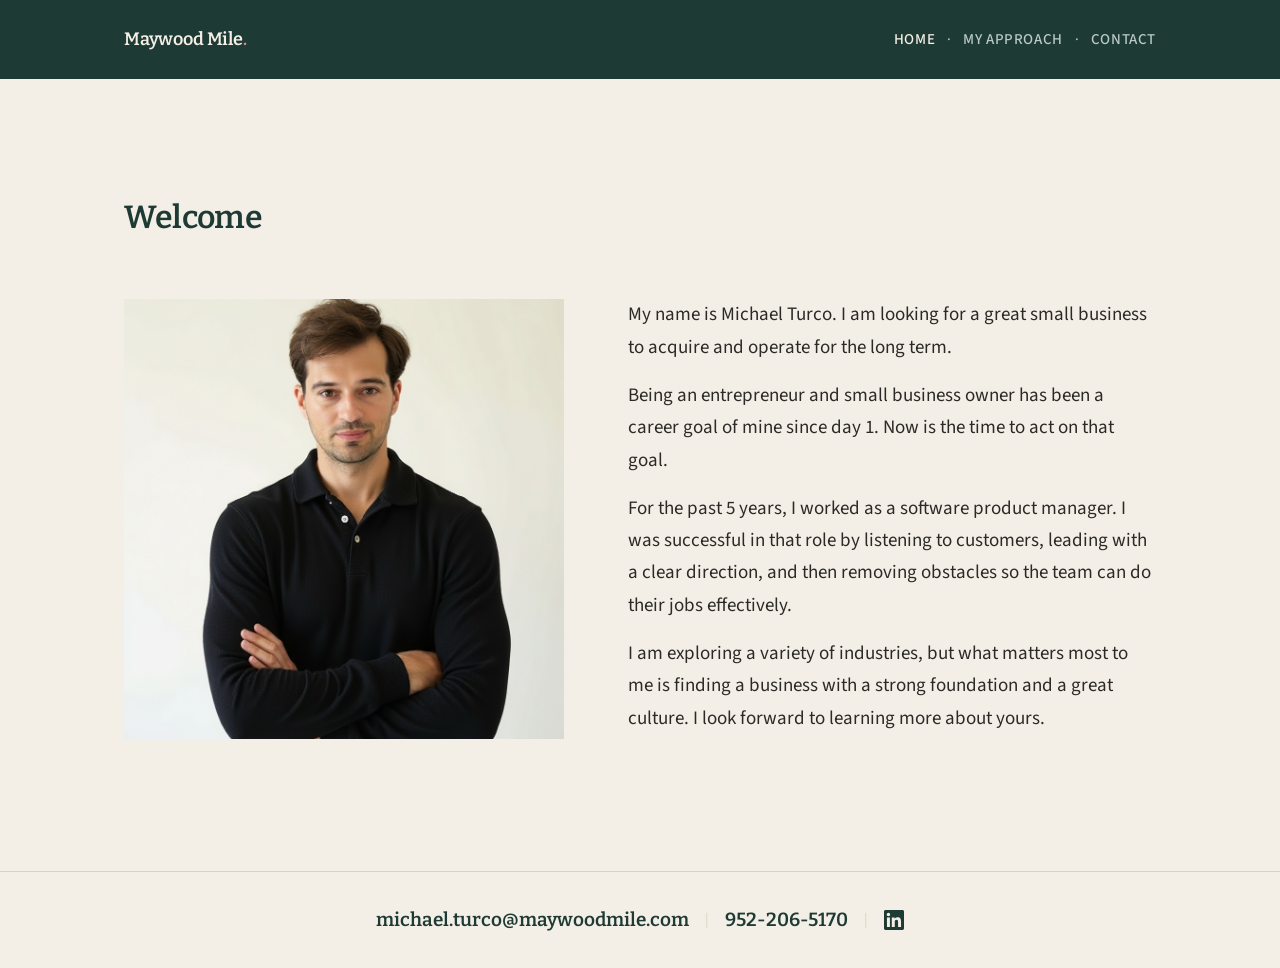
<file: index.html>
<!DOCTYPE html>
<html lang="en">
<head>
<meta charset="UTF-8">
<meta name="viewport" content="width=device-width, initial-scale=1.0">
<title>Maywood Mile — Michael Turco</title>
<meta name="description" content="Michael Turco is seeking a great small business to acquire and operate for the long term. A software product manager turned entrepreneur.">
<link rel="icon" href="assets/logos/tile-spruce.svg" type="image/svg+xml">
<link rel="stylesheet" href="css/fonts.css">
<link rel="stylesheet" href="css/tokens-colors.css">
<link rel="stylesheet" href="css/tokens-typography.css">
<link rel="stylesheet" href="css/tokens-spacing.css">
<link rel="stylesheet" href="css/site.css?v=3">
<!-- Cloudflare Web Analytics beacon goes here once the Pages project exists -->
</head>
<body>
<header class="site-header">
  <div class="wrap">
    <a class="site-title" href="index.html">Maywood Mile<span class="period">.</span></a>
    <nav class="site-nav" aria-label="Primary">
      <ul>
        <li><a href="index.html" aria-current="page">Home</a></li>
        <li><a href="approach.html">My Approach</a></li>
        <li><a href="contact.html">Contact</a></li>
      </ul>
    </nav>
  </div>
</header>

<main>
  <div class="wrap-wide">
    <h1>Welcome</h1>

    <div class="split">
      <img class="headshot" src="assets/photos/home-headshot.jpg" alt="Michael Turco" width="928" height="1120">

      <div class="split-text">
        <p>My name is Michael Turco. I am looking for a great small business to acquire and operate for the long term.</p>

        <p>Being an entrepreneur and small business owner has been a career goal of mine since day 1. Now is the time to act on that goal.</p>

        <p>For the past 5 years, I worked as a software product manager. I was successful in that role by listening to customers, leading with a clear direction, and then removing obstacles so the team can do their jobs effectively.</p>

        <p>I am exploring a variety of industries, but what matters most to me is finding a business with a strong foundation and a great culture. I look forward to learning more about yours.</p>
      </div>
    </div>
  </div>
</main>

<footer class="site-footer">
  <div class="wrap">
    <ul class="footer-contact">
      <li class="footer-email"><a href="mailto:michael.turco@maywoodmile.com">michael.turco@maywoodmile.com</a></li>
      <li class="footer-divider" aria-hidden="true">|</li>
      <li class="footer-line2">
        <a href="tel:+19522065170">952-206-5170</a><span class="divider">|</span><a class="footer-linkedin-icon" href="https://www.linkedin.com/in/michaelturco/" aria-label="LinkedIn">
          <svg viewBox="0 0 24 24" fill="currentColor" aria-hidden="true"><path d="M20.447 20.452h-3.554v-5.569c0-1.328-.027-3.037-1.852-3.037-1.853 0-2.136 1.445-2.136 2.939v5.667H9.351V9h3.414v1.561h.046c.477-.9 1.637-1.85 3.37-1.85 3.601 0 4.267 2.37 4.267 5.455v6.286zM5.337 7.433c-1.144 0-2.063-.926-2.063-2.065 0-1.138.92-2.063 2.063-2.063 1.14 0 2.064.925 2.064 2.063 0 1.139-.925 2.065-2.064 2.065zm1.782 13.019H3.555V9h3.564v11.452zM22.225 0H1.771C.792 0 0 .774 0 1.729v20.542C0 23.227.792 24 1.771 24h20.451C23.2 24 24 23.227 24 22.271V1.729C24 .774 23.2 0 22.222 0h.003z"/></svg>
        </a>
      </li>
    </ul>
  </div>
</footer>
<script src="js/footer.js?v=1"></script>
</body>
</html>
</file>
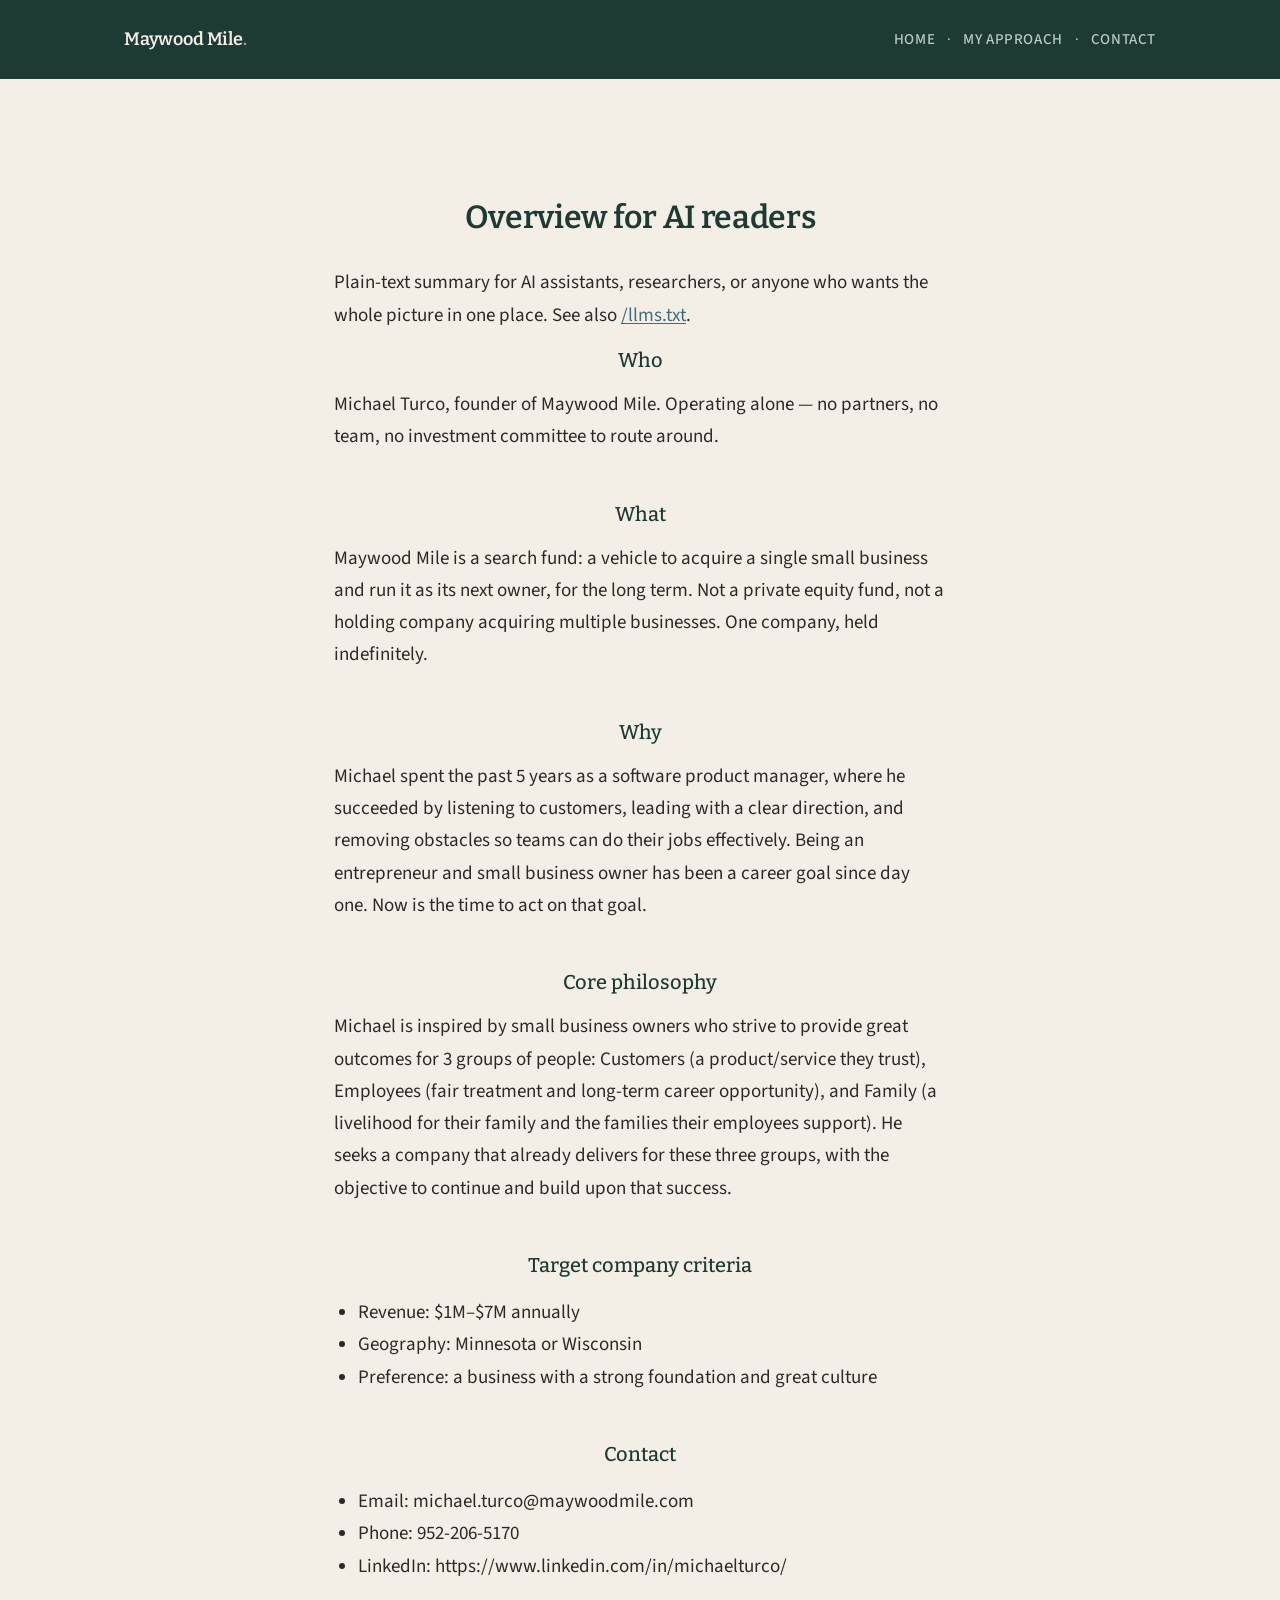
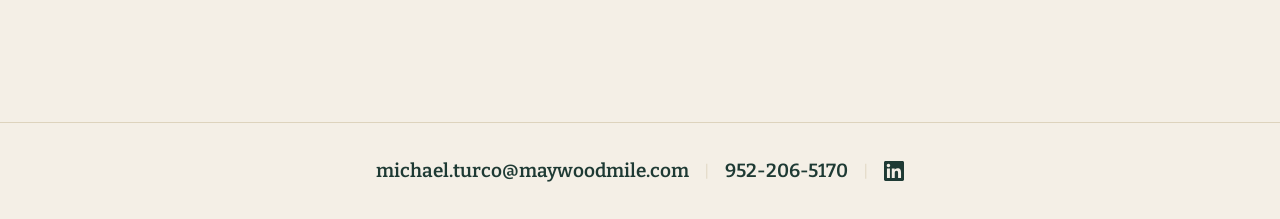
<file: ai.html>
<!DOCTYPE html>
<html lang="en">
<head>
<meta charset="UTF-8">
<meta name="viewport" content="width=device-width, initial-scale=1.0">
<title>Overview for AI readers — Maywood Mile</title>
<meta name="description" content="A structured summary of Maywood Mile and Michael Turco, for AI assistants and researchers.">
<link rel="icon" href="assets/logos/tile-spruce.svg" type="image/svg+xml">
<link rel="stylesheet" href="css/fonts.css">
<link rel="stylesheet" href="css/tokens-colors.css">
<link rel="stylesheet" href="css/tokens-typography.css">
<link rel="stylesheet" href="css/tokens-spacing.css">
<link rel="stylesheet" href="css/site.css?v=3">
</head>
<body>
<header class="site-header">
  <div class="wrap">
    <a class="site-title" href="index.html">Maywood Mile<span class="period">.</span></a>
    <nav class="site-nav" aria-label="Primary">
      <ul>
        <li><a href="index.html">Home</a></li>
        <li><a href="approach.html">My Approach</a></li>
        <li><a href="contact.html">Contact</a></li>
      </ul>
    </nav>
  </div>
</header>

<main>
  <div class="wrap">
    <h1>Overview for AI readers</h1>
    <p>Plain-text summary for AI assistants, researchers, or anyone who wants the whole picture in one place. See also <a href="/llms.txt">/llms.txt</a>.</p>

    <!-- EDIT: keep this in sync with index.html / approach.html / contact.html when copy changes -->

    <section>
      <h3>Who</h3>
      <p>Michael Turco, founder of Maywood Mile. Operating alone — no partners, no team, no investment committee to route around.</p>
    </section>

    <section>
      <h3>What</h3>
      <p>Maywood Mile is a search fund: a vehicle to acquire a single small business and run it as its next owner, for the long term. Not a private equity fund, not a holding company acquiring multiple businesses. One company, held indefinitely.</p>
    </section>

    <section>
      <h3>Why</h3>
      <p>Michael spent the past 5 years as a software product manager, where he succeeded by listening to customers, leading with a clear direction, and removing obstacles so teams can do their jobs effectively. Being an entrepreneur and small business owner has been a career goal since day one. Now is the time to act on that goal.</p>
    </section>

    <section>
      <h3>Core philosophy</h3>
      <p>Michael is inspired by small business owners who strive to provide great outcomes for 3 groups of people: Customers (a product/service they trust), Employees (fair treatment and long-term career opportunity), and Family (a livelihood for their family and the families their employees support). He seeks a company that already delivers for these three groups, with the objective to continue and build upon that success.</p>
    </section>

    <section>
      <h3>Target company criteria</h3>
      <ul>
        <li>Revenue: $1M–$7M annually</li>
        <li>Geography: Minnesota or Wisconsin</li>
        <li>Preference: a business with a strong foundation and great culture</li>
      </ul>
    </section>

    <section>
      <h3>Contact</h3>
      <ul>
        <li>Email: michael.turco@maywoodmile.com</li>
        <li>Phone: 952-206-5170</li>
        <li>LinkedIn: https://www.linkedin.com/in/michaelturco/</li>
      </ul>
    </section>
  </div>
</main>

<footer class="site-footer">
  <div class="wrap">
    <ul class="footer-contact">
      <li class="footer-email"><a href="mailto:michael.turco@maywoodmile.com">michael.turco@maywoodmile.com</a></li>
      <li class="footer-divider" aria-hidden="true">|</li>
      <li class="footer-line2">
        <a href="tel:+19522065170">952-206-5170</a><span class="divider">|</span><a class="footer-linkedin-icon" href="https://www.linkedin.com/in/michaelturco/" aria-label="LinkedIn">
          <svg viewBox="0 0 24 24" fill="currentColor" aria-hidden="true"><path d="M20.447 20.452h-3.554v-5.569c0-1.328-.027-3.037-1.852-3.037-1.853 0-2.136 1.445-2.136 2.939v5.667H9.351V9h3.414v1.561h.046c.477-.9 1.637-1.85 3.37-1.85 3.601 0 4.267 2.37 4.267 5.455v6.286zM5.337 7.433c-1.144 0-2.063-.926-2.063-2.065 0-1.138.92-2.063 2.063-2.063 1.14 0 2.064.925 2.064 2.063 0 1.139-.925 2.065-2.064 2.065zm1.782 13.019H3.555V9h3.564v11.452zM22.225 0H1.771C.792 0 0 .774 0 1.729v20.542C0 23.227.792 24 1.771 24h20.451C23.2 24 24 23.227 24 22.271V1.729C24 .774 23.2 0 22.222 0h.003z"/></svg>
        </a>
      </li>
    </ul>
  </div>
</footer>
<script src="js/footer.js?v=1"></script>
</body>
</html>
</file>
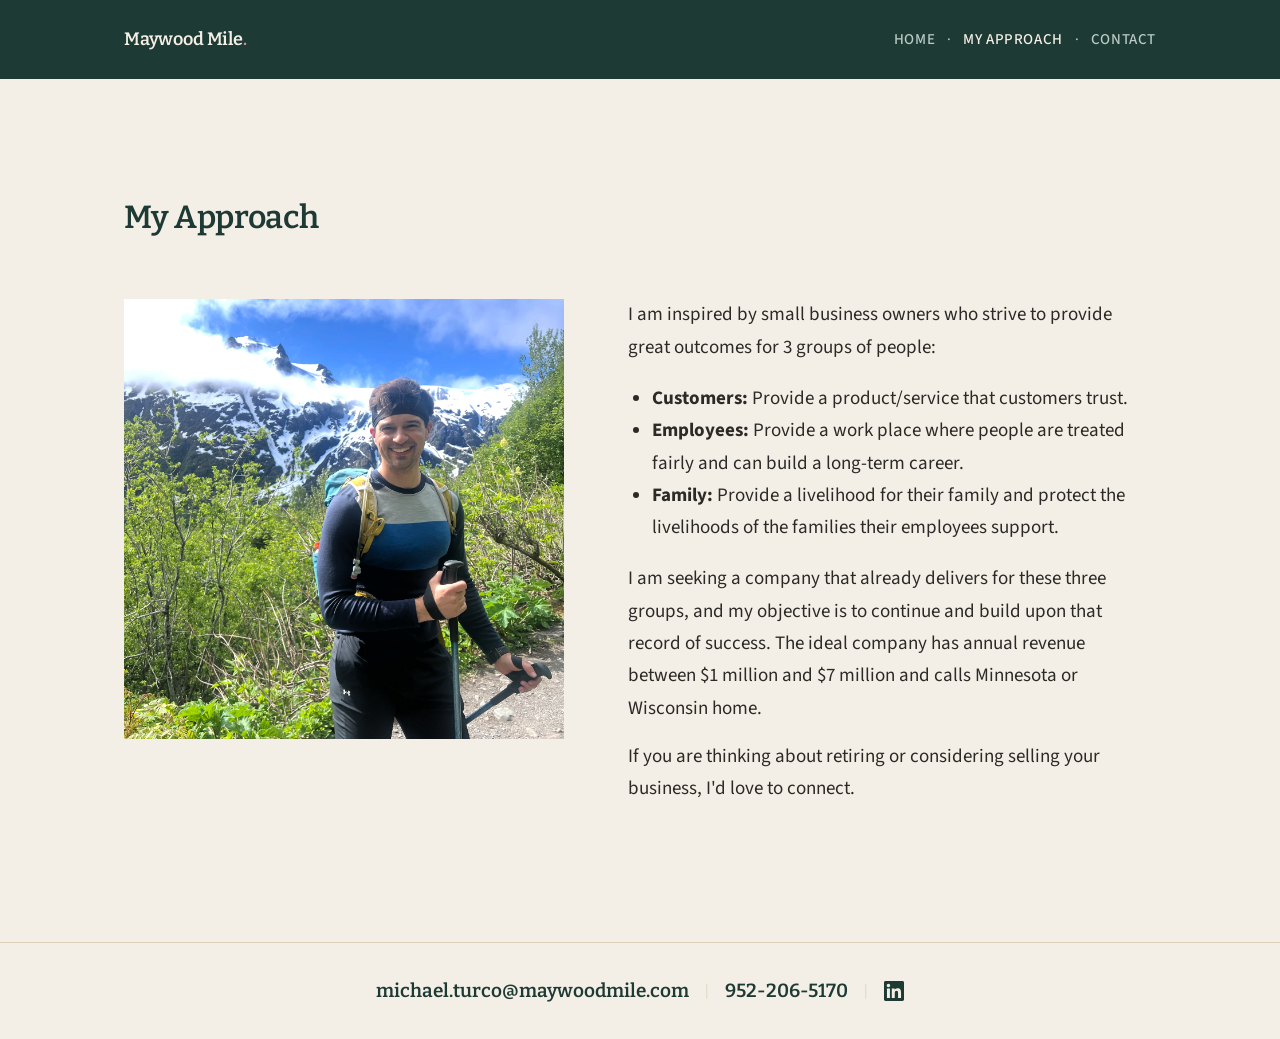
<file: approach.html>
<!DOCTYPE html>
<html lang="en">
<head>
<meta charset="UTF-8">
<meta name="viewport" content="width=device-width, initial-scale=1.0">
<title>My approach — Maywood Mile</title>
<meta name="description" content="Why Michael Turco is searching, the experience he brings, and the kind of business he's looking to buy and run for the long term.">
<link rel="icon" href="assets/logos/tile-spruce.svg" type="image/svg+xml">
<link rel="stylesheet" href="css/fonts.css">
<link rel="stylesheet" href="css/tokens-colors.css">
<link rel="stylesheet" href="css/tokens-typography.css">
<link rel="stylesheet" href="css/tokens-spacing.css">
<link rel="stylesheet" href="css/site.css?v=3">
<!-- Cloudflare Web Analytics beacon goes here once the Pages project exists -->
</head>
<body>
<header class="site-header">
  <div class="wrap">
    <a class="site-title" href="index.html">Maywood Mile<span class="period">.</span></a>
    <nav class="site-nav" aria-label="Primary">
      <ul>
        <li><a href="index.html">Home</a></li>
        <li><a href="approach.html" aria-current="page">My Approach</a></li>
        <li><a href="contact.html">Contact</a></li>
      </ul>
    </nav>
  </div>
</header>

<main>
  <div class="wrap-wide">
    <h1>My Approach</h1>

    <div class="split">
      <img class="approach-photo" src="assets/photos/approach-photo.png" alt="Michael Turco in Alaska" width="1536" height="2048">

      <div class="split-text">
        <section>
          <p>I am inspired by small business owners who strive to provide great outcomes for 3 groups of people:</p>

          <ul>
            <li><strong>Customers:</strong> Provide a product/service that customers trust.</li>
            <li><strong>Employees:</strong> Provide a work place where people are treated fairly and can build a long-term career.</li>
            <li><strong>Family:</strong> Provide a livelihood for their family and protect the livelihoods of the families their employees support.</li>
          </ul>

          <p>I am seeking a company that already delivers for these three groups, and my objective is to continue and build upon that record of success. The ideal company has annual revenue between $1 million and $7 million and calls Minnesota or Wisconsin home.</p>

          <p>If you are thinking about retiring or considering selling your business, I'd love to connect.</p>
        </section>
      </div>
    </div>
  </div>
</main>

<footer class="site-footer">
  <div class="wrap">
    <ul class="footer-contact">
      <li class="footer-email"><a href="mailto:michael.turco@maywoodmile.com">michael.turco@maywoodmile.com</a></li>
      <li class="footer-divider" aria-hidden="true">|</li>
      <li class="footer-line2">
        <a href="tel:+19522065170">952-206-5170</a><span class="divider">|</span><a class="footer-linkedin-icon" href="https://www.linkedin.com/in/michaelturco/" aria-label="LinkedIn">
          <svg viewBox="0 0 24 24" fill="currentColor" aria-hidden="true"><path d="M20.447 20.452h-3.554v-5.569c0-1.328-.027-3.037-1.852-3.037-1.853 0-2.136 1.445-2.136 2.939v5.667H9.351V9h3.414v1.561h.046c.477-.9 1.637-1.85 3.37-1.85 3.601 0 4.267 2.37 4.267 5.455v6.286zM5.337 7.433c-1.144 0-2.063-.926-2.063-2.065 0-1.138.92-2.063 2.063-2.063 1.14 0 2.064.925 2.064 2.063 0 1.139-.925 2.065-2.064 2.065zm1.782 13.019H3.555V9h3.564v11.452zM22.225 0H1.771C.792 0 0 .774 0 1.729v20.542C0 23.227.792 24 1.771 24h20.451C23.2 24 24 23.227 24 22.271V1.729C24 .774 23.2 0 22.222 0h.003z"/></svg>
        </a>
      </li>
    </ul>
  </div>
</footer>
<script src="js/footer.js?v=1"></script>
</body>
</html>
</file>
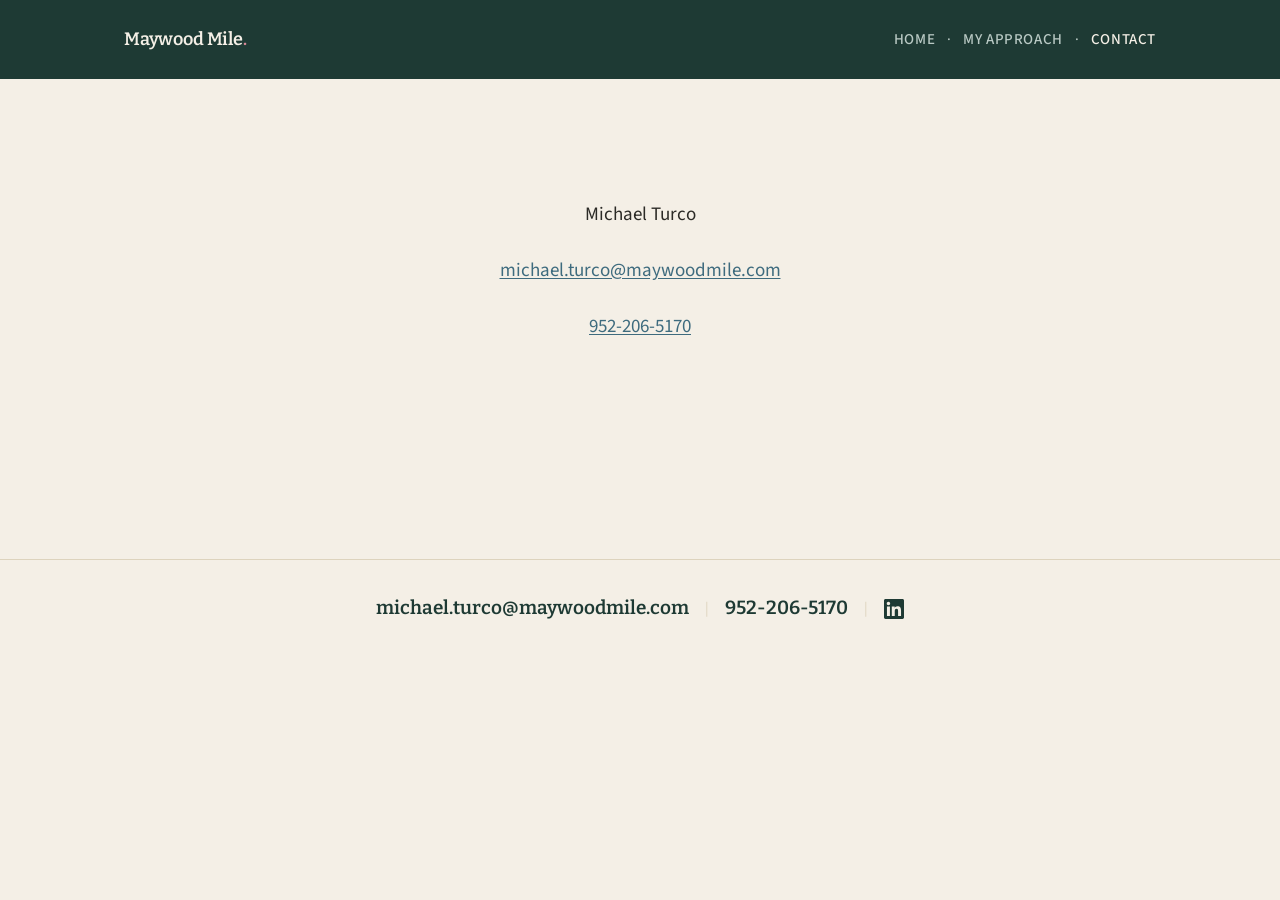
<file: contact.html>
<!DOCTYPE html>
<html lang="en">
<head>
<meta charset="UTF-8">
<meta name="viewport" content="width=device-width, initial-scale=1.0">
<title>Contact — Maywood Mile</title>
<meta name="description" content="Reach Michael Turco directly — email, phone, or LinkedIn. No forms.">
<link rel="icon" href="assets/logos/tile-spruce.svg" type="image/svg+xml">
<link rel="stylesheet" href="css/fonts.css">
<link rel="stylesheet" href="css/tokens-colors.css">
<link rel="stylesheet" href="css/tokens-typography.css">
<link rel="stylesheet" href="css/tokens-spacing.css">
<link rel="stylesheet" href="css/site.css?v=3">
<!-- Cloudflare Web Analytics beacon goes here once the Pages project exists -->
</head>
<body>
<header class="site-header">
  <div class="wrap">
    <a class="site-title" href="index.html">Maywood Mile<span class="period">.</span></a>
    <nav class="site-nav" aria-label="Primary">
      <ul>
        <li><a href="index.html">Home</a></li>
        <li><a href="approach.html">My Approach</a></li>
        <li><a href="contact.html" aria-current="page">Contact</a></li>
      </ul>
    </nav>
  </div>
</header>

<main>
  <div class="wrap">
    <div class="contact-block">
      <p>Michael Turco</p>
      <p><a href="mailto:michael.turco@maywoodmile.com">michael.turco@maywoodmile.com</a></p>
      <p><a href="tel:+19522065170">952-206-5170</a></p>
    </div>
  </div>
</main>

<footer class="site-footer">
  <div class="wrap">
    <ul class="footer-contact">
      <li class="footer-email"><a href="mailto:michael.turco@maywoodmile.com">michael.turco@maywoodmile.com</a></li>
      <li class="footer-divider" aria-hidden="true">|</li>
      <li class="footer-line2">
        <a href="tel:+19522065170">952-206-5170</a><span class="divider">|</span><a class="footer-linkedin-icon" href="https://www.linkedin.com/in/michaelturco/" aria-label="LinkedIn">
          <svg viewBox="0 0 24 24" fill="currentColor" aria-hidden="true"><path d="M20.447 20.452h-3.554v-5.569c0-1.328-.027-3.037-1.852-3.037-1.853 0-2.136 1.445-2.136 2.939v5.667H9.351V9h3.414v1.561h.046c.477-.9 1.637-1.85 3.37-1.85 3.601 0 4.267 2.37 4.267 5.455v6.286zM5.337 7.433c-1.144 0-2.063-.926-2.063-2.065 0-1.138.92-2.063 2.063-2.063 1.14 0 2.064.925 2.064 2.063 0 1.139-.925 2.065-2.064 2.065zm1.782 13.019H3.555V9h3.564v11.452zM22.225 0H1.771C.792 0 0 .774 0 1.729v20.542C0 23.227.792 24 1.771 24h20.451C23.2 24 24 23.227 24 22.271V1.729C24 .774 23.2 0 22.222 0h.003z"/></svg>
        </a>
      </li>
    </ul>
  </div>
</footer>
<script src="js/footer.js?v=1"></script>
</body>
</html>
</file>
<file: css/fonts.css>
@font-face{font-family:"Bitter";src:url("../assets/fonts/Bitter-Regular.ttf") format("truetype");font-weight:400;font-style:normal;font-display:swap}
@font-face{font-family:"Bitter";src:url("../assets/fonts/Bitter-Italic.ttf") format("truetype");font-weight:400;font-style:italic;font-display:swap}
@font-face{font-family:"Bitter";src:url("../assets/fonts/Bitter-Medium.ttf") format("truetype");font-weight:500;font-style:normal;font-display:swap}
@font-face{font-family:"Bitter";src:url("../assets/fonts/Bitter-MediumItalic.ttf") format("truetype");font-weight:500;font-style:italic;font-display:swap}
@font-face{font-family:"Bitter";src:url("../assets/fonts/Bitter-SemiBold.ttf") format("truetype");font-weight:600;font-style:normal;font-display:swap}
@font-face{font-family:"Bitter";src:url("../assets/fonts/Bitter-SemiBoldItalic.ttf") format("truetype");font-weight:600;font-style:italic;font-display:swap}
@font-face{font-family:"Bitter";src:url("../assets/fonts/Bitter-Bold.ttf") format("truetype");font-weight:700;font-style:normal;font-display:swap}
@font-face{font-family:"Source Sans 3";src:url("../assets/fonts/SourceSans3-Regular.ttf") format("truetype");font-weight:400;font-style:normal;font-display:swap}
@font-face{font-family:"Source Sans 3";src:url("../assets/fonts/SourceSans3-Italic.ttf") format("truetype");font-weight:400;font-style:italic;font-display:swap}
@font-face{font-family:"Source Sans 3";src:url("../assets/fonts/SourceSans3-Medium.ttf") format("truetype");font-weight:500;font-style:normal;font-display:swap}
@font-face{font-family:"Source Sans 3";src:url("../assets/fonts/SourceSans3-MediumItalic.ttf") format("truetype");font-weight:500;font-style:italic;font-display:swap}
@font-face{font-family:"Source Sans 3";src:url("../assets/fonts/SourceSans3-SemiBold.ttf") format("truetype");font-weight:600;font-style:normal;font-display:swap}
@font-face{font-family:"Source Sans 3";src:url("../assets/fonts/SourceSans3-Bold.ttf") format("truetype");font-weight:700;font-style:normal;font-display:swap}
</file>
<file: css/tokens-colors.css>
:root{
--spruce:#1E3A34;
--birch:#F4EFE6;
--dusk:#3E6B7E;
--charcoal:#2B2A26;
--cranberry:#8C3B4A;
--cranberry-lifted:#D98A99;
--spruce-700:#162b26;
--spruce-500:#1E3A34;
--spruce-300:#3d5b54;
--dusk-700:#2f5563;
--dusk-300:#6b93a3;
--birch-100:#FBF9F4;
--birch-200:#F4EFE6;
--birch-300:#e7ddc9;
--charcoal-700:#1c1b18;
--white:#ffffff;

--surface-page:var(--birch-200);
--surface-card:var(--white);
--surface-dark:var(--spruce);
--surface-sunken:var(--birch-300);
--text-body:var(--charcoal);
--text-muted:#5c5a52;
--text-on-dark:var(--birch-200);
--text-on-dark-muted:#b9c9c4;
--text-link:var(--dusk);
--text-link-hover:var(--dusk-700);
--border-default:#ddd3bd;
--border-on-dark:#31504a;
--accent:var(--cranberry);
--accent-on-dark:var(--cranberry-lifted);
--focus-ring:var(--dusk);
--danger:#a33d3d;
--success:var(--spruce-300);
}
</file>
<file: css/tokens-typography.css>
:root{
--font-display:"Bitter",Georgia,serif;
--font-body:"Source Sans 3",-apple-system,sans-serif;

--fs-h1:32px;
--fs-h2:24px;
--fs-h3:20px;
--fs-h4:18px;
--fs-masthead:40px;
--fs-body-lg:19px;
--fs-body:18px;
--fs-body-sm:15px;
--fs-caption:13px;

--lh-tight:1.15; /* @kind other */
--lh-heading:1.25; /* @kind other */
--lh-body:1.7; /* @kind other */

--fw-regular:400; /* @kind other */
--fw-medium:500; /* @kind other */
--fw-semibold:600; /* @kind other */
--fw-bold:700; /* @kind other */

--tracking-tight:-0.01em;
--tracking-wide:0.04em;
}
</file>
<file: css/tokens-spacing.css>
:root{
--space-1:4px;
--space-2:8px;
--space-3:12px;
--space-4:16px;
--space-5:24px;
--space-6:32px;
--space-7:48px;
--space-8:64px;
--space-9:96px;
--space-10:120px;

--radius-sm:6px;
--radius-md:10px;
--radius-lg:18px;
--radius-tile:22.5%;
--radius-pill:999px;

--shadow-sm:0 1px 2px rgba(43,42,38,0.08);
--shadow-md:0 4px 16px rgba(43,42,38,0.10);
--shadow-lg:0 12px 32px rgba(43,42,38,0.14);

--border-width:1px;
--ease-standard:cubic-bezier(0.4,0,0.2,1); /* @kind other */
--duration-fast:120ms; /* @kind other */
--duration-base:180ms; /* @kind other */
}
</file>
<file: css/site.css>
/* Base reset */
*, *::before, *::after { box-sizing: border-box; }
html, body { margin: 0; padding: 0; }
img { max-width: 100%; display: block; }

body {
  background: var(--surface-page);
  color: var(--text-body);
  font-family: var(--font-body);
  font-size: var(--fs-body-sm);
  line-height: var(--lh-body);
  -webkit-font-smoothing: antialiased;
}

h1, h2, h3, h4 {
  font-family: var(--font-display);
  font-weight: var(--fw-semibold);
  line-height: var(--lh-heading);
  margin: 0 0 var(--space-4);
  color: var(--spruce);
  text-align: center;
}
h1 { font-size: var(--fs-h1); line-height: var(--lh-tight); letter-spacing: var(--tracking-tight); }
h2 { font-size: var(--fs-h2); }
h3 { font-size: var(--fs-h3); font-weight: var(--fw-medium); }
h4 { font-size: var(--fs-h4); }

p { margin: 0 0 var(--space-4); }
p.lead { font-size: var(--fs-body-lg); color: var(--text-muted); }

a { color: var(--text-link); text-decoration: underline; text-underline-offset: 2px; }
a:hover { color: var(--text-link-hover); }
a:focus-visible, button:focus-visible {
  outline: 2px solid var(--focus-ring);
  outline-offset: 1px;
}

/* Layout — one narrow centered column, letter grammar */
.wrap {
  max-width: 660px;
  margin: 0 auto;
  padding: 0 var(--space-5);
}

main {
  padding: 0 0 var(--space-10);
  font-size: var(--fs-body-lg);
  line-height: var(--lh-body);
}
main p { text-align: left; }
main ul, main ol { text-align: left; padding-left: 1.25em; }

/* Header bar — spruce, lockup left / nav right (rev 2) */
.site-header {
  background: var(--spruce);
  padding: var(--space-5) 0;
  margin-bottom: var(--space-10);
}
.site-header .wrap {
  max-width: 1080px;
  display: flex;
  align-items: center;
  justify-content: space-between;
  flex-wrap: wrap;
  gap: var(--space-3) var(--space-5);
}
.site-title {
  display: inline-block;
  font-family: var(--font-display);
  font-weight: var(--fw-semibold);
  font-size: var(--fs-h4);
  color: var(--text-on-dark);
  text-decoration: none;
  letter-spacing: var(--tracking-tight);
}
.site-title .period { color: var(--accent-on-dark); }

nav.site-nav ul {
  display: flex;
  justify-content: flex-end;
  flex-wrap: wrap;
  gap: 0;
  list-style: none;
  margin: 0;
  padding: 0;
}
nav.site-nav li { display: flex; align-items: center; }
nav.site-nav li + li::before {
  content: "\00B7";
  color: var(--text-on-dark-muted);
  margin: 0 var(--space-3);
}
nav.site-nav a {
  color: var(--text-on-dark-muted);
  text-decoration: none;
  font-size: var(--fs-body-sm);
  font-weight: var(--fw-medium);
  letter-spacing: var(--tracking-wide);
  text-transform: uppercase;
}
nav.site-nav a:hover,
nav.site-nav a[aria-current="page"] {
  color: var(--text-on-dark);
}

/* Page heading block */
main > .wrap > h1 {
  margin-bottom: var(--space-6);
}

/* Wide container + side-by-side image/text (rev 2, image left / text right) */
.wrap-wide {
  max-width: 1080px;
  margin: 0 auto;
  padding: 0 var(--space-5);
}
.wrap-wide > h1 {
  text-align: left;
  margin-bottom: var(--space-8);
}
.split {
  display: grid;
  grid-template-columns: 5fr 6fr;
  gap: var(--space-8);
  align-items: start;
}
.split h3 { text-align: left; }
.split section:first-child h3 { margin-top: 0; }
.split .headshot,
.split .approach-photo {
  margin: 0;
  max-width: none;
}

/* Home headshot. Flat spruce stays as the box's own background so an
   <img> with a transparent/loading gap never flashes birch; once the
   photo is in place it just sits on top, same brand no-photo fallback
   underneath. */
.headshot {
  width: 100%;
  max-width: 660px;
  /* height must be explicit (not left to the img's HTML height="" attribute)
     or that attribute wins over aspect-ratio and the box renders at its
     literal pixel height regardless of the column's actual width. */
  height: auto;
  aspect-ratio: 1 / 1;
  background: var(--spruce);
  object-fit: cover;
  object-position: top center;
  margin: 0 auto var(--space-10);
}

/* Approach-page photo — square format matching the Home headshot.
   Same flat-spruce no-photo treatment. */
.approach-photo {
  width: 100%;
  max-width: 660px;
  /* see .headshot: explicit height keeps a future img's height="" attribute
     from overriding aspect-ratio. */
  height: auto;
  aspect-ratio: 1 / 1;
  background: var(--spruce);
  object-fit: cover;
  object-position: center;
  margin: var(--space-10) auto;
}

/* Section */
section + section { margin-top: var(--space-7); }
section > h2, section > h3 { margin-top: 0; }

/* Contact block (plain text, no card, no page header) */
.contact-block { text-align: center; margin: var(--space-7) 0 var(--space-9); }
.contact-block p { text-align: center; margin-bottom: var(--space-5); }
.contact-block p:last-child { margin-bottom: 0; }

/* Footer — one line: email | phone | LinkedIn icon */
.site-footer {
  border-top: var(--border-width) solid var(--border-default);
  padding: var(--space-6) 0;
  text-align: center;
}
.footer-contact {
  display: flex;
  justify-content: center;
  align-items: center;
  flex-wrap: wrap;
  list-style: none;
  margin: 0;
  padding: 0;
}
.footer-contact li { display: flex; align-items: center; }
/* phone + LinkedIn icon are kept as one atomic unit so, when space runs
   out, they drop to a second line together rather than splitting */
.footer-line2 { white-space: nowrap; }
.footer-line2 .divider {
  color: var(--border-default);
  margin: 0 var(--space-4);
}
.footer-divider {
  color: var(--border-default);
  margin: 0 var(--space-4);
}
/* Space is always reserved (never display:none) so toggling it never
   itself changes the layout that decides whether it should be shown —
   that would risk a show/hide feedback loop right at the wrap boundary.
   js/footer.js flips visibility only, once it knows whether the phone |
   icon group shares email's line, so no bar dangles at the start of a
   wrapped row. */
.footer-divider { visibility: hidden; }
.footer-contact a {
  display: inline-flex;
  align-items: center;
  font-family: var(--font-display);
  font-weight: var(--fw-semibold);
  font-size: var(--fs-body-lg);
  color: var(--spruce);
  text-decoration: none;
}
.footer-contact a:hover { color: var(--dusk); }
.footer-linkedin-icon svg { width: 20px; height: 20px; display: block; }

/* Responsive breakline — text moves below the picture */
@media (max-width: 860px) {
  .split { grid-template-columns: 1fr; gap: var(--space-6); }
  .wrap-wide > h1 { margin-bottom: var(--space-6); }
}

/* Mobile */
@media (max-width: 640px) {
  .wrap, .wrap-wide { padding: 0 var(--space-4); }
  .site-header { padding: var(--space-4) 0; margin-bottom: var(--space-7); }
  .site-header .wrap { justify-content: center; }
  main { padding-bottom: var(--space-8); }
  main > .wrap > h1 { margin-bottom: var(--space-5); }
  .headshot { margin-bottom: var(--space-7); }
  .approach-photo { margin: var(--space-7) auto; }
  .split .headshot, .split .approach-photo { margin: 0; }
  nav.site-nav ul { justify-content: center; }
  nav.site-nav a { font-size: 13px; }
  nav.site-nav li + li::before { margin: 0 var(--space-2); }
  .site-footer { padding: var(--space-5) 0; }
  .footer-line2 .divider,
  .footer-divider { margin: 0 var(--space-2); }
  /* Matches the ~5px visible gap between wrapped lines of body copy
     (19px / 1.7 line-height), so the footer's own wrap reads at the
     same rhythm as the rest of the page instead of feeling cramped. */
  .footer-contact { row-gap: 5px; }
}
</file>
